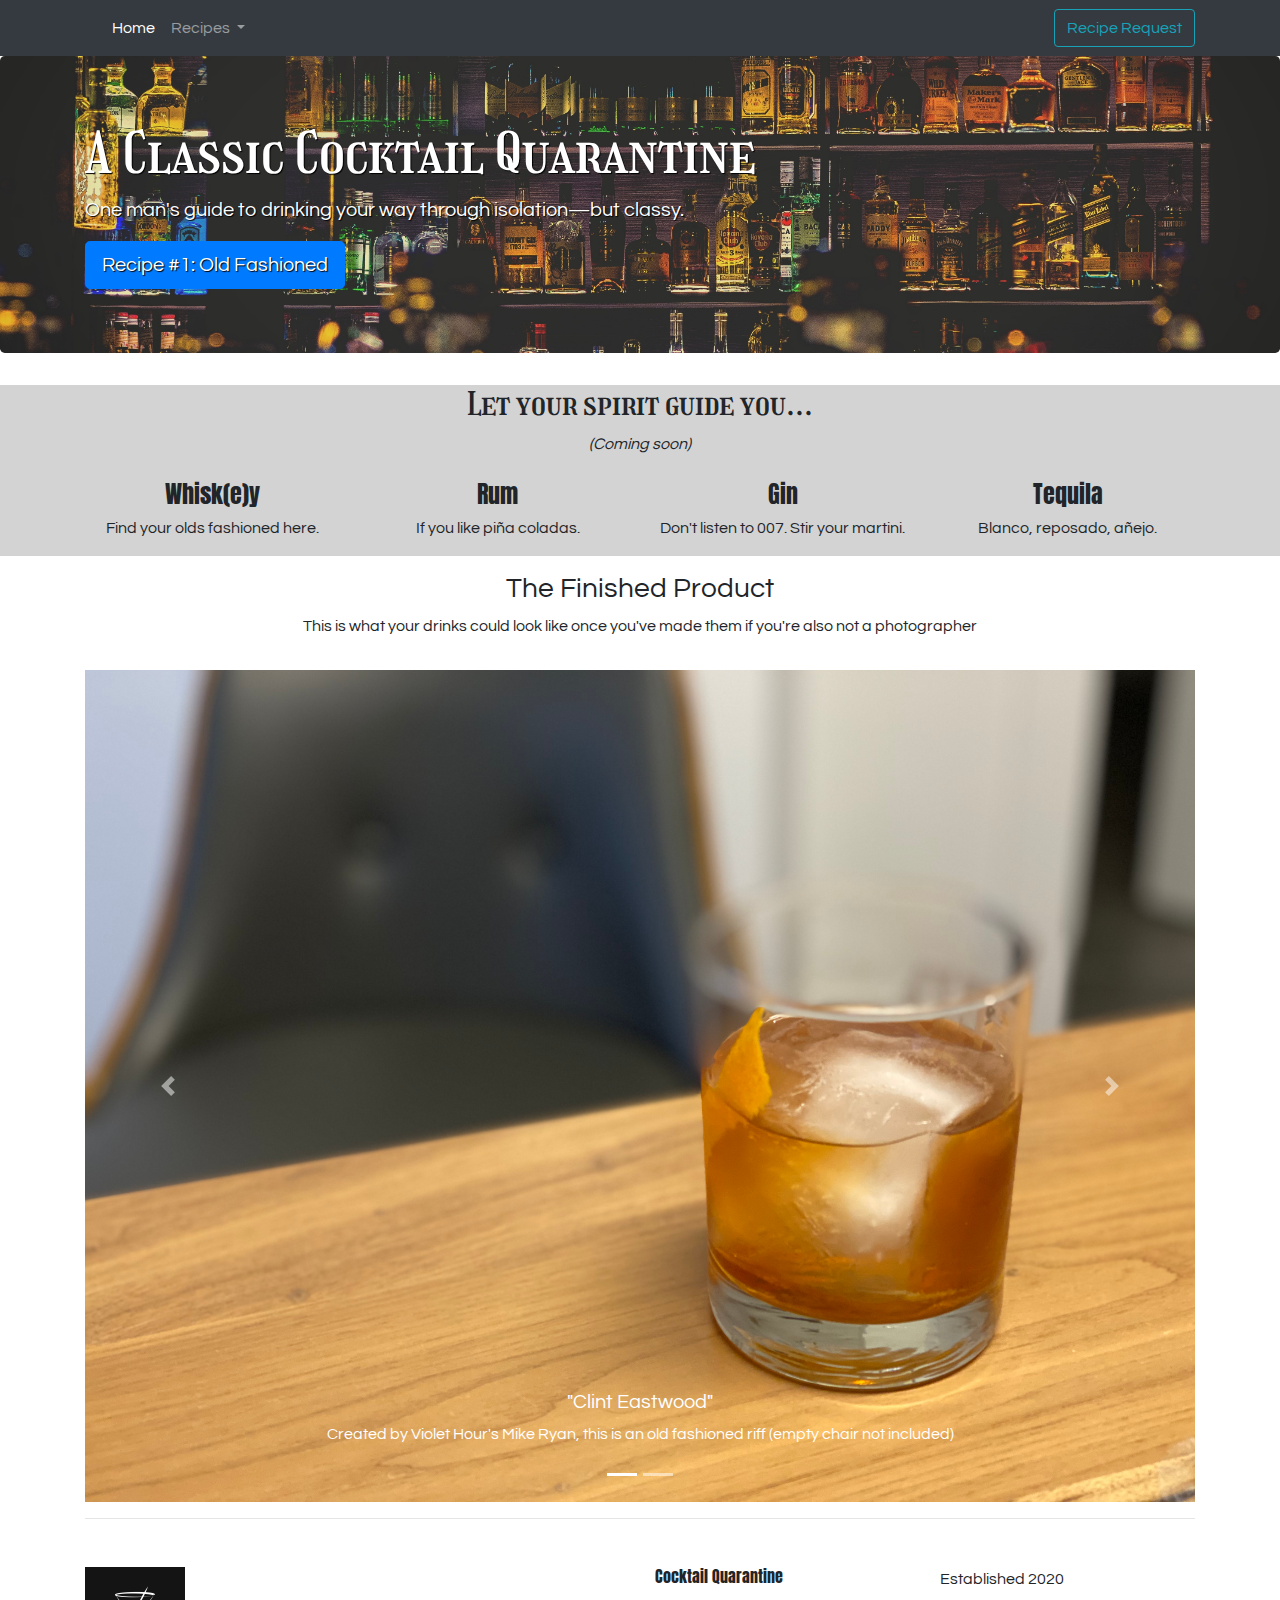
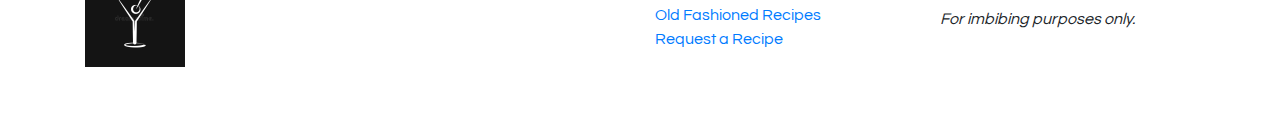
<file: index.html>
<!DOCTYPE html>
<html lang="en">
<head>
    
    <meta charset="utf-8">
    <meta name="viewport" content="width=device-width, initial-scale=1, shrink-to-fit=no">

    <link href="https://fonts.googleapis.com/css?family=Raleway|Roboto+Slab|Permanent+Marker&display=swap" rel="stylesheet">
    
    <link href="https://fonts.googleapis.com/css2?family=Anton&family=Girassol&family=Questrial&family=Yanone+Kaffeesatz:wght@469&display=swap" rel="stylesheet">
    
    <link rel="stylesheet" href="https://use.fontawesome.com/releases/v5.6.3/css/all.css" integrity="sha384-UHRtZLI+pbxtHCWp1t77Bi1L4ZtiqrqD80Kn4Z8NTSRyMA2Fd33n5dQ8lWUE00s/" crossorigin="anonymous">

    <link rel="stylesheet" href="https://stackpath.bootstrapcdn.com/bootstrap/4.4.1/css/bootstrap.min.css" integrity="sha384-Vkoo8x4CGsO3+Hhxv8T/Q5PaXtkKtu6ug5TOeNV6gBiFeWPGFN9MuhOf23Q9Ifjh" crossorigin="anonymous">

    <link rel="stylesheet" href="styles.css">

    <title>Classic Quarantine Cocktails</title>
</head>
<body>   
   
    <nav class="navbar navbar-expand-lg navbar-dark bg-dark">
        <div class="container">
        <a class="navbar-brand" href="#"></a>
          <i class="fas fa-glass-whiskey"></i>
          &nbsp;
          <i class="fas fa-glass-martini"></i>
        <button class="navbar-toggler" type="button" data-toggle="collapse" data-target="#navbarSupportedContent" aria-controls="navbarSupportedContent" aria-expanded="false" aria-label="Toggle navigation">
          <span class="navbar-toggler-icon"></span>
        </button>
      
        <div class="collapse navbar-collapse" id="navbarSupportedContent">
          <ul class="navbar-nav mr-auto">
            <li class="nav-item active">
              <a class="nav-link" href="#">Home <span class="sr-only">(current)</span></a>
            </li>
            <li class="nav-item dropdown">
              <a class="nav-link dropdown-toggle" href="#" id="navbarDropdown" role="button" data-toggle="dropdown" aria-haspopup="true" aria-expanded="false">
                Recipes
              </a>
              <div class="dropdown-menu" aria-labelledby="navbarDropdown">
                <a class="dropdown-item" href="old-fashioned-recipe.html">Old Fashioned</a>
                <div class="dropdown-divider"></div>
                <a class="dropdown-item" href="#">Martini (Coming Soon)</a>
              </div>
            </li>
           </ul>
           <div class="navbar-nav ml-auto">
            <a class="btn btn-outline-info" href="request-recipe.html">Recipe Request</a>
          </div>
        </div>
      </nav>
    
      <div class="jumbotron">
        <div class="container">
        <h1 class="display-4">A Classic Cocktail Quarantine</h1>
        <p class="lead">One man's guide to drinking your way through isolation—but classy.</p>
        <a class="btn btn-primary btn-lg" href="old-fashioned-recipe.html" role="button">Recipe #1: Old Fashioned</a>
        </div>
      </div>
    
    <div class= "spiritguide">
      <div class="container">
        <div class="row">
         <div class="col text-center">
          <h2>Let your spirit guide you...</h2>
           <body><i>(Coming soon)</i></body> 
        </div>
      </div>
        <div class="row mt-3">
          <div class="col-sm-6 col-md-3 text-center">
            <h1><i class="fas fa-glass-whiskey"></i></h1>
            <h4>Whisk(e)y</h4>
            <p>Find your olds fashioned here.</p>
          </div>
          <div class="col-sm-6 col-md-3 text-center">
            <h1><i class="fas fa-blender"></i></h1>
            <h4>Rum</h4>
            <p>If you like piña coladas.</p>
          </div>
          <div class="col-sm-6 col-md-3 text-center">
            <h1><i class="fas fa-glass-martini"></i></h1>
            <h4>Gin</h4>
            <p>Don't listen to 007. Stir your martini.</p>
          </div>
          <div class="col-sm-6 col-md-3 text-center">
            <h1><i class="fas fa-lemon"></i></h1>
            <h4>Tequila</h4>
            <p>Blanco, reposado, añejo.</p>
          </div>
        </div>
        </div>
      </div>
    </div>

      <div class="container mt-3">
        <div class="row">
          <div class="col text-center">
            <h3>The Finished Product</h2>
            <p>This is what your drinks could look like once you've made them if you're also not a photographer</p>
          </div>
        </div>
      <div id="carouselExampleCaptions" class="carousel slide mt-3" data-ride="carousel">
        <ol class="carousel-indicators">
          <li data-target="#carouselExampleCaptions" data-slide-to="0" class="active"></li>
          <li data-target="#carouselExampleCaptions" data-slide-to="1"></li>
        </ol>
        <div class="carousel-inner">
          <div class="carousel-item active">
            <img src=clint-eastwood-cocktail.jpeg class="img-fluid" alt=Clint>
            <div class="carousel-caption d-none d-md-block">
              <h5>"Clint Eastwood"</h5>
              <p>Created by Violet Hour's Mike Ryan, this is an old fashioned riff (empty chair not included) </p>
            </div>
          </div>
          <div class="carousel-item">
            <img src=50-50-cocktail.jpeg class="img-fluid" alt="Martini">
            <div class="carousel-caption d-none d-md-block">
              <h5>"50/50 Martini"</h5>
              <p>This martini variation uses equal parts gin and white vermouth</p>
            </div>
          </div>
        </div>
        <a class="carousel-control-prev" href="#carouselExampleCaptions" role="button" data-slide="prev">
          <span class="carousel-control-prev-icon" aria-hidden="true"></span>
          <span class="sr-only">Previous</span>
        </a>
        <a class="carousel-control-next" href="#carouselExampleCaptions" role="button" data-slide="next">
          <span class="carousel-control-next-icon" aria-hidden="true"></span>
          <span class="sr-only">Next</span>
        </a>
      </div>

      <hr class="pre-footer-hr">

      <div class="footer">
        <div class="row my-5">
          <div class="col-sm-6">
            <img src="martini-logo.jpg"
              width="100">
          </div>
          <div class="col-sm-3">
            <h6>Cocktail Quarantine</h6>
            <ul class="list-unstyled mt-3">
              <li><a href="old-fashioned-recipe.html">Old Fashioned Recipes</a></li>
              <li><a href="request-recipe.html">Request a Recipe</a></li>
            </ul>
          </div>
          <div class="col-sm-3">
            <h7>Established 2020</h7>
            <p class="mt-3"><em>For imbibing purposes only.</em></p>
          </div>
        </div>
      </div>

    <script src="https://code.jquery.com/jquery-3.4.1.slim.min.js" integrity="sha384-J6qa4849blE2+poT4WnyKhv5vZF5SrPo0iEjwBvKU7imGFAV0wwj1yYfoRSJoZ+n" crossorigin="anonymous"></script>
    <script src="https://cdn.jsdelivr.net/npm/popper.js@1.16.0/dist/umd/popper.min.js" integrity="sha384-Q6E9RHvbIyZFJoft+2mJbHaEWldlvI9IOYy5n3zV9zzTtmI3UksdQRVvoxMfooAo" crossorigin="anonymous"></script>
    <script src="https://stackpath.bootstrapcdn.com/bootstrap/4.4.1/js/bootstrap.min.js" integrity="sha384-wfSDF2E50Y2D1uUdj0O3uMBJnjuUD4Ih7YwaYd1iqfktj0Uod8GCExl3Og8ifwB6" crossorigin="anonymous"></script>
</body>
</html>
</file>
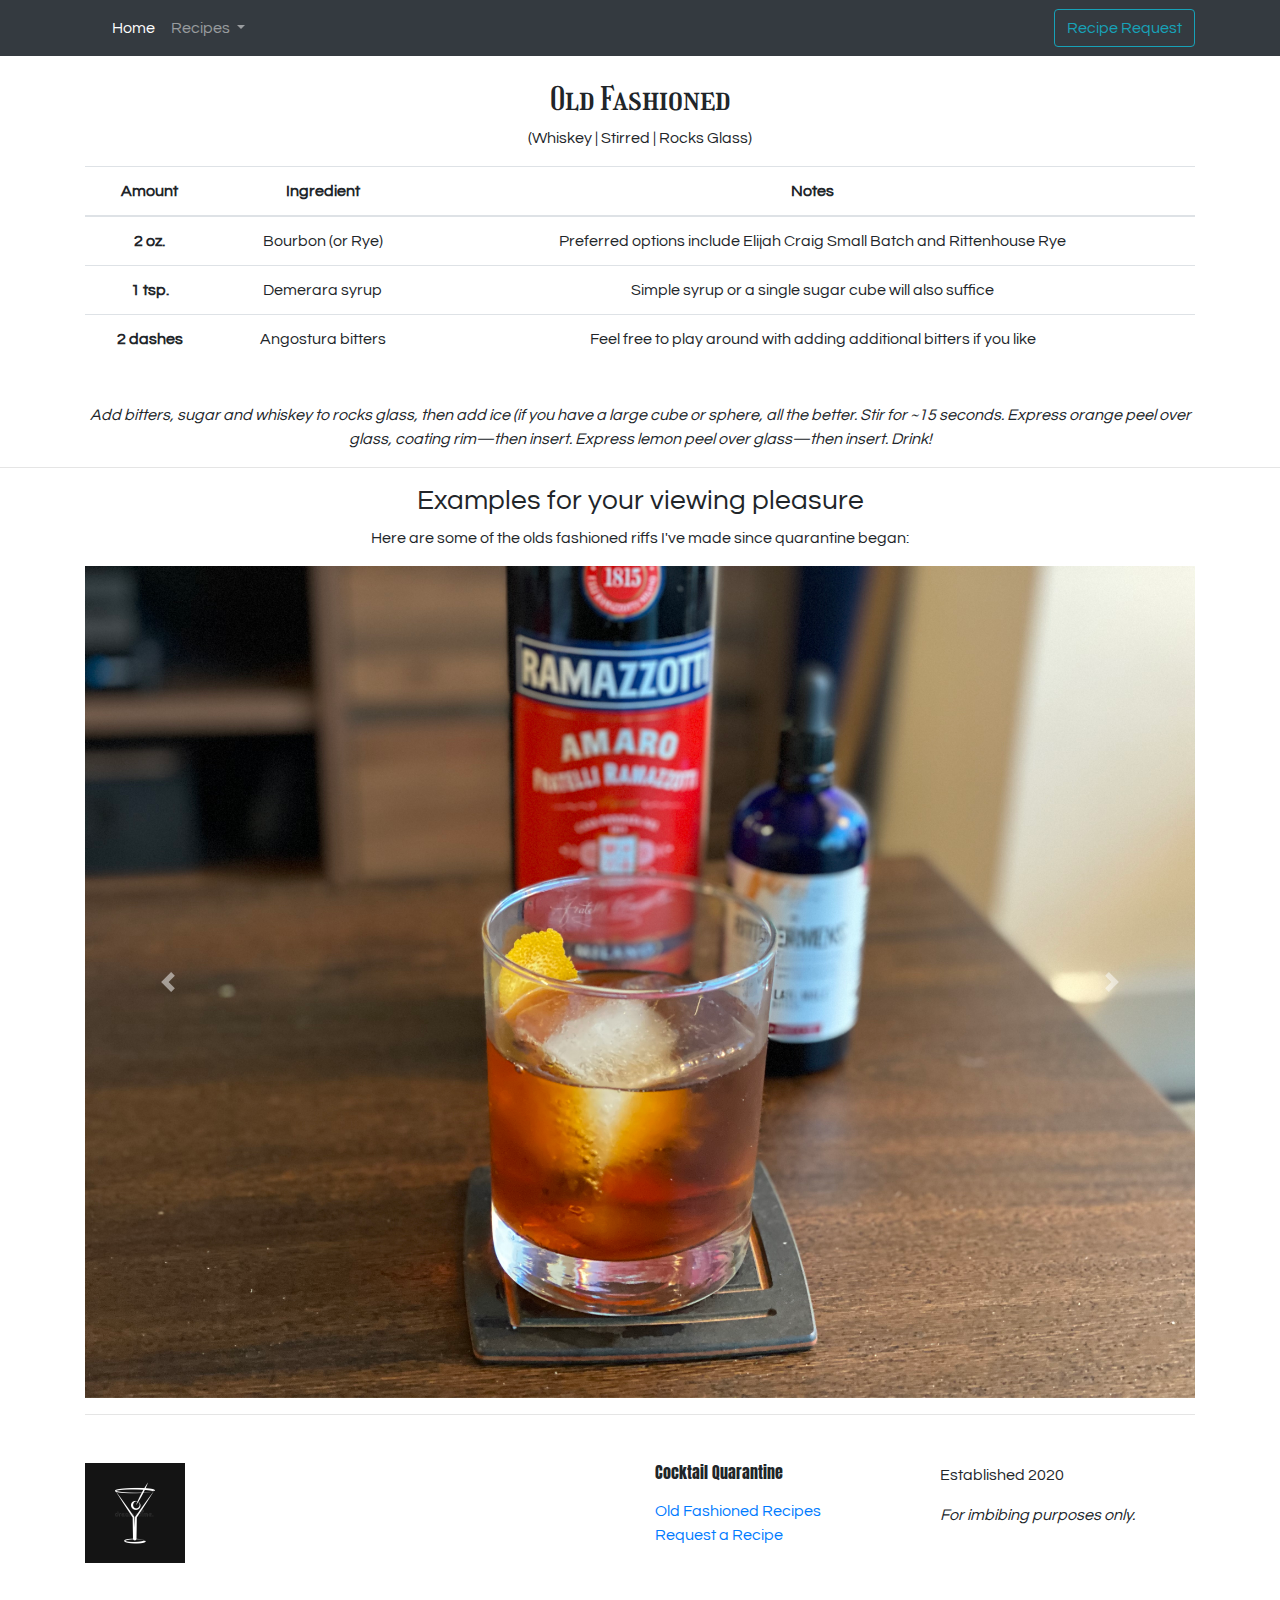
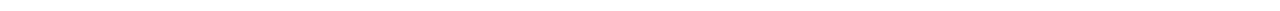
<file: old-fashioned-recipe.html>
<!DOCTYPE html>
<html lang="en">
<head>
    
    <meta charset="utf-8">
    <meta name="viewport" content="width=device-width, initial-scale=1, shrink-to-fit=no">

    <link href="https://fonts.googleapis.com/css?family=Raleway|Roboto+Slab|Permanent+Marker&display=swap" rel="stylesheet">
    
    <link href="https://fonts.googleapis.com/css2?family=Anton&family=Girassol&family=Questrial&family=Yanone+Kaffeesatz:wght@469&display=swap" rel="stylesheet">
    
    <link rel="stylesheet" href="https://use.fontawesome.com/releases/v5.6.3/css/all.css" integrity="sha384-UHRtZLI+pbxtHCWp1t77Bi1L4ZtiqrqD80Kn4Z8NTSRyMA2Fd33n5dQ8lWUE00s/" crossorigin="anonymous">

    <link rel="stylesheet" href="https://stackpath.bootstrapcdn.com/bootstrap/4.4.1/css/bootstrap.min.css" integrity="sha384-Vkoo8x4CGsO3+Hhxv8T/Q5PaXtkKtu6ug5TOeNV6gBiFeWPGFN9MuhOf23Q9Ifjh" crossorigin="anonymous">

    <link rel="stylesheet" href="styles.css">

    <title>Old Fashioned Recipe</title>
</head>
<body>   
   
    <nav class="navbar navbar-expand-lg navbar-dark bg-dark">
        <div class="container">
        <a class="navbar-brand" href="#"></a>
          <i class="fas fa-glass-whiskey"></i>
          &nbsp;
          <i class="fas fa-glass-martini"></i>
        <button class="navbar-toggler" type="button" data-toggle="collapse" data-target="#navbarSupportedContent" aria-controls="navbarSupportedContent" aria-expanded="false" aria-label="Toggle navigation">
          <span class="navbar-toggler-icon"></span>
        </button>
      
        <div class="collapse navbar-collapse" id="navbarSupportedContent">
          <ul class="navbar-nav mr-auto">
            <li class="nav-item active">
              <a class="nav-link" href="index.html">Home <span class="sr-only">(current)</span></a>
            </li>
            <li class="nav-item dropdown">
              <a class="nav-link dropdown-toggle" href="#" id="navbarDropdown" role="button" data-toggle="dropdown" aria-haspopup="true" aria-expanded="false">
                Recipes
              </a>
              <div class="dropdown-menu" aria-labelledby="navbarDropdown">
                <a class="dropdown-item" href="old-fashioned-recipe.html">Old Fashioned</a>
                <div class="dropdown-divider"></div>
                <a class="dropdown-item" href="#">Martini (Coming Soon)</a>
              </div>
            </li>
           </ul>
           <div class="navbar-nav ml-auto">
            <a class="btn btn-outline-info" href="request-recipe.html">Recipe Request</a>
          </div>
        </div>
      </nav>
    
      <div class="pricing py-4">
        <div class="container">
          <div class="row">
            <div class="col text-center">
              <h2>Old Fashioned</h2>
                <p>(Whiskey | Stirred | Rocks Glass)</p>

                <table class="table">
                    <thead>
                            <tr>
                                <th scope="col">Amount</th>
                                <th scope="col">Ingredient</th>
                                <th scope="col">Notes</th>
                            </tr>
                    </thead>
                        <tbody>
                            <tr>
                                <th scope="row">2 oz.</th>
                                <td>Bourbon (or Rye)</td>
                                <td>Preferred options include Elijah Craig Small Batch and Rittenhouse Rye</td>
                            </tr>
                            <tr>
                                <th scope="row">1 tsp.</th>
                                <td>Demerara syrup</td>
                                <td>Simple syrup or a single sugar cube will also suffice</td>
                            </tr>
                            <tr>
                                <th scope="row">2 dashes</th>
                                <td>Angostura bitters</td>
                                <td>Feel free to play around with adding additional bitters if you like</td>
                             </tr>
                        </tbody>
                    </table>
                 </div>
            </div>
        </div>
      </div>

  
        <div class="container-sm">
          <div class="row">
           <div class="col text-center">
             <body><i>Add bitters, sugar and whiskey to rocks glass, then add ice (if you have a large cube or sphere, all the better. Stir for ~15 seconds. Express orange peel over glass, coating rim—then insert. Express lemon peel over glass—then insert. Drink!</i></body> 
          </div>
        </div>
        </div>
 
        <hr class="pre-footer-hr">


      <div class="container mt-3">
        <div class="row">
          <div class="col text-center">
            <h3>Examples for your viewing pleasure</h2>
            <p>Here are some of the olds fashioned riffs I've made since quarantine began:</p>
          </div>
        </div>

        <div id="carouselExampleControls" class="carousel slide" data-ride="carousel">
            <div class="carousel-inner">
              <div class="carousel-item active">
                <img src="of1.jpeg" class="d-block w-100" alt="...">
              </div>
              <div class="carousel-item">
                <img src="of2.jpeg" class="d-block w-100" alt="...">
              </div>
              <div class="carousel-item">
                <img src="of3.jpeg" class="d-block w-100" alt="...">
              </div>
            </div>
            <a class="carousel-control-prev" href="#carouselExampleControls" role="button" data-slide="prev">
              <span class="carousel-control-prev-icon" aria-hidden="true"></span>
              <span class="sr-only">Previous</span>
            </a>
            <a class="carousel-control-next" href="#carouselExampleControls" role="button" data-slide="next">
              <span class="carousel-control-next-icon" aria-hidden="true"></span>
              <span class="sr-only">Next</span>
            </a>
          </div>

      <hr class="pre-footer-hr">

      <div class="footer">
        <div class="row my-5">
          <div class="col-sm-6">
            <img src="martini-logo.jpg"
              width="100">
          </div>
          <div class="col-sm-3">
            <h6>Cocktail Quarantine</h6>
            <ul class="list-unstyled mt-3">
              <li><a href="old-fashioned-recipe.html">Old Fashioned Recipes</a></li>
              <li><a href="request-recipe.html">Request a Recipe</a></li>
            </ul>
          </div>
          <div class="col-sm-3">
            <h7>Established 2020</h7>
            <p class="mt-3"><em>For imbibing purposes only.</em></p>
          </div>
        </div>
      </div>

    <script src="https://code.jquery.com/jquery-3.4.1.slim.min.js" integrity="sha384-J6qa4849blE2+poT4WnyKhv5vZF5SrPo0iEjwBvKU7imGFAV0wwj1yYfoRSJoZ+n" crossorigin="anonymous"></script>
    <script src="https://cdn.jsdelivr.net/npm/popper.js@1.16.0/dist/umd/popper.min.js" integrity="sha384-Q6E9RHvbIyZFJoft+2mJbHaEWldlvI9IOYy5n3zV9zzTtmI3UksdQRVvoxMfooAo" crossorigin="anonymous"></script>
    <script src="https://stackpath.bootstrapcdn.com/bootstrap/4.4.1/js/bootstrap.min.js" integrity="sha384-wfSDF2E50Y2D1uUdj0O3uMBJnjuUD4Ih7YwaYd1iqfktj0Uod8GCExl3Og8ifwB6" crossorigin="anonymous"></script>
</body>
</html>
</file>
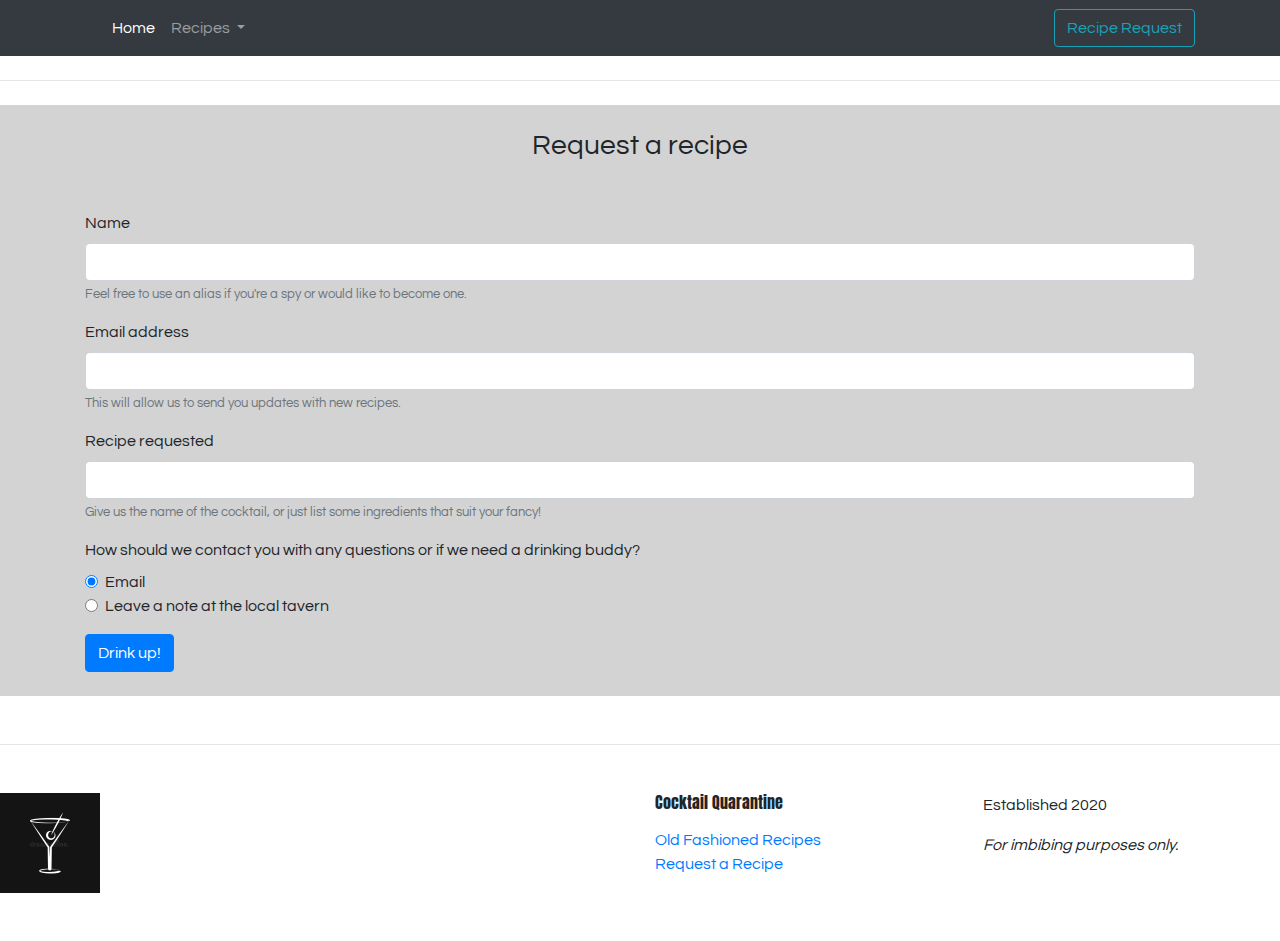
<file: request-recipe.html>
<!DOCTYPE html>
<html lang="en">
<head>
    
    <meta charset="utf-8">
    <meta name="viewport" content="width=device-width, initial-scale=1, shrink-to-fit=no">

    <link href="https://fonts.googleapis.com/css?family=Raleway|Roboto+Slab|Permanent+Marker&display=swap" rel="stylesheet">
    
    <link href="https://fonts.googleapis.com/css2?family=Anton&family=Girassol&family=Questrial&family=Yanone+Kaffeesatz:wght@469&display=swap" rel="stylesheet">
    
    <link rel="stylesheet" href="https://use.fontawesome.com/releases/v5.6.3/css/all.css" integrity="sha384-UHRtZLI+pbxtHCWp1t77Bi1L4ZtiqrqD80Kn4Z8NTSRyMA2Fd33n5dQ8lWUE00s/" crossorigin="anonymous">

    <link rel="stylesheet" href="https://stackpath.bootstrapcdn.com/bootstrap/4.4.1/css/bootstrap.min.css" integrity="sha384-Vkoo8x4CGsO3+Hhxv8T/Q5PaXtkKtu6ug5TOeNV6gBiFeWPGFN9MuhOf23Q9Ifjh" crossorigin="anonymous">

    <link rel="stylesheet" href="styles.css">

    <title>Request a Recipe</title>
</head>
<body>   
   
    <nav class="navbar navbar-expand-lg navbar-dark bg-dark">
        <div class="container">
        <a class="navbar-brand" href="#"></a>
          <i class="fas fa-glass-whiskey"></i>
          &nbsp;
          <i class="fas fa-glass-martini"></i>
        <button class="navbar-toggler" type="button" data-toggle="collapse" data-target="#navbarSupportedContent" aria-controls="navbarSupportedContent" aria-expanded="false" aria-label="Toggle navigation">
          <span class="navbar-toggler-icon"></span>
        </button>
      
        <div class="collapse navbar-collapse" id="navbarSupportedContent">
          <ul class="navbar-nav mr-auto">
            <li class="nav-item active">
              <a class="nav-link" href="index.html">Home <span class="sr-only">(current)</span></a>
            </li>
            <li class="nav-item dropdown">
              <a class="nav-link dropdown-toggle" href="#" id="navbarDropdown" role="button" data-toggle="dropdown" aria-haspopup="true" aria-expanded="false">
                Recipes
              </a>
              <div class="dropdown-menu" aria-labelledby="navbarDropdown">
                <a class="dropdown-item" href="old-fashioned-recipe.html">Old Fashioned</a>
                <div class="dropdown-divider"></div>
                <a class="dropdown-item" href="#">Martini (Coming Soon)</a>
              </div>
            </li>
           </ul>
           <div class="navbar-nav ml-auto">
            <a class="btn btn-outline-info" href="request-recipe.html">Recipe Request</a>
          </div>
        </div>
      </nav>

      <hr class="my-4">

      <div class="request-form">
          <br>
      <div class="container text-center">
        <h3>Request a recipe</h3>
      </div>
      <div class="container my-5">
        <form netlify>
          <div class="form-group">
            <label for="name">Name</label>
            <input type="text" class="form-control" id="name" name="name">
            <small class="form-text text-muted">Feel free to use an alias if you're a spy or would like to become one.</small>
          </div>
          <div class="form-group">
            <label for="email">Email address</label>
            <input type="email" class="form-control" id="email" name="email">
            <small class="form-text text-muted">This will allow us to send you updates with new recipes.</small>
          </div>
          <div class="form-group">
            <label for="username">Recipe requested</label>
            <input type="text" class="form-control" id="text" name="text">
            <small class="form-text text-muted">Give us the name of the cocktail, or just list some ingredients that suit your fancy!</small>
          </div>
          <div class="form-group">
            <label>How should we contact you with any questions or if we need a drinking buddy?</label>
            <div class="form-check">
              <input class="form-check-input" type="radio" name="contactMethod" id="contactEmail" value="email" checked>
              <label class="form-check-label" for="contactEmail">
                Email
              </label>
            </div>
            <div class="form-check">
              <input class="form-check-input" type="radio" name="contactMethod" id="contacttavern" value="tavern">
              <label class="form-check-label" for="contacttavern">
                Leave a note at the local tavern
              </label>
            </div>
          </div>
          <button type="submit" class="btn btn-primary">Drink up!</button>
        </form>
        <br>
      </div>
    </div>

      <hr class="pre-footer-hr">

      <div class="footer">
        <div class="row my-5">
          <div class="col-sm-6">
            <img src="martini-logo.jpg"
              width="100">
          </div>
          <div class="col-sm-3">
            <h6>Cocktail Quarantine</h6>
            <ul class="list-unstyled mt-3">
              <li><a href="old-fashioned-recipe.html">Old Fashioned Recipes</a></li>
              <li><a href="request-recipe.html">Request a Recipe</a></li>
            </ul>
          </div>
          <div class="col-sm-3">
            <h7>Established 2020</h7>
            <p class="mt-3"><em>For imbibing purposes only.</em></p>
          </div>
        </div>
      </div>

    <script src="https://code.jquery.com/jquery-3.4.1.slim.min.js" integrity="sha384-J6qa4849blE2+poT4WnyKhv5vZF5SrPo0iEjwBvKU7imGFAV0wwj1yYfoRSJoZ+n" crossorigin="anonymous"></script>
    <script src="https://cdn.jsdelivr.net/npm/popper.js@1.16.0/dist/umd/popper.min.js" integrity="sha384-Q6E9RHvbIyZFJoft+2mJbHaEWldlvI9IOYy5n3zV9zzTtmI3UksdQRVvoxMfooAo" crossorigin="anonymous"></script>
    <script src="https://stackpath.bootstrapcdn.com/bootstrap/4.4.1/js/bootstrap.min.js" integrity="sha384-wfSDF2E50Y2D1uUdj0O3uMBJnjuUD4Ih7YwaYd1iqfktj0Uod8GCExl3Og8ifwB6" crossorigin="anonymous"></script>
</body>
</html>
</file>
<file: styles.css>
body {
  font-family: 'Questrial', sans-serif;
}

h1, h2 {
  font-family: 'Girassol', cursive;
}

h4 {
  font-family: 'Anton', sans-serif;
}

h6 {
  font-family: 'Anton', sans-serif;
}

.navbar {
    color: white;
  }

.jumbotron {
    background-attachment: local;
    background-image: url(bar-counter.jpg);
    background-position: center;
    background-repeat: no-repeat;
    background-size: cover;
    color: white;
    text-shadow: 1px 1px 1px black;
  }

  .spiritguide {
    background-color: lightgrey;
  }

  .hr{
    height: 1px;
    margin: 30px -1000px 10px;
    background-color: #ccc;
    border: none;
}

.request-form {
  background-color: lightgrey;
}

.single-article hr {
  margin: 30px -20px 20px;
  border: 0;
  border-top: 1px solid #c9c7c7;
}
</file>
